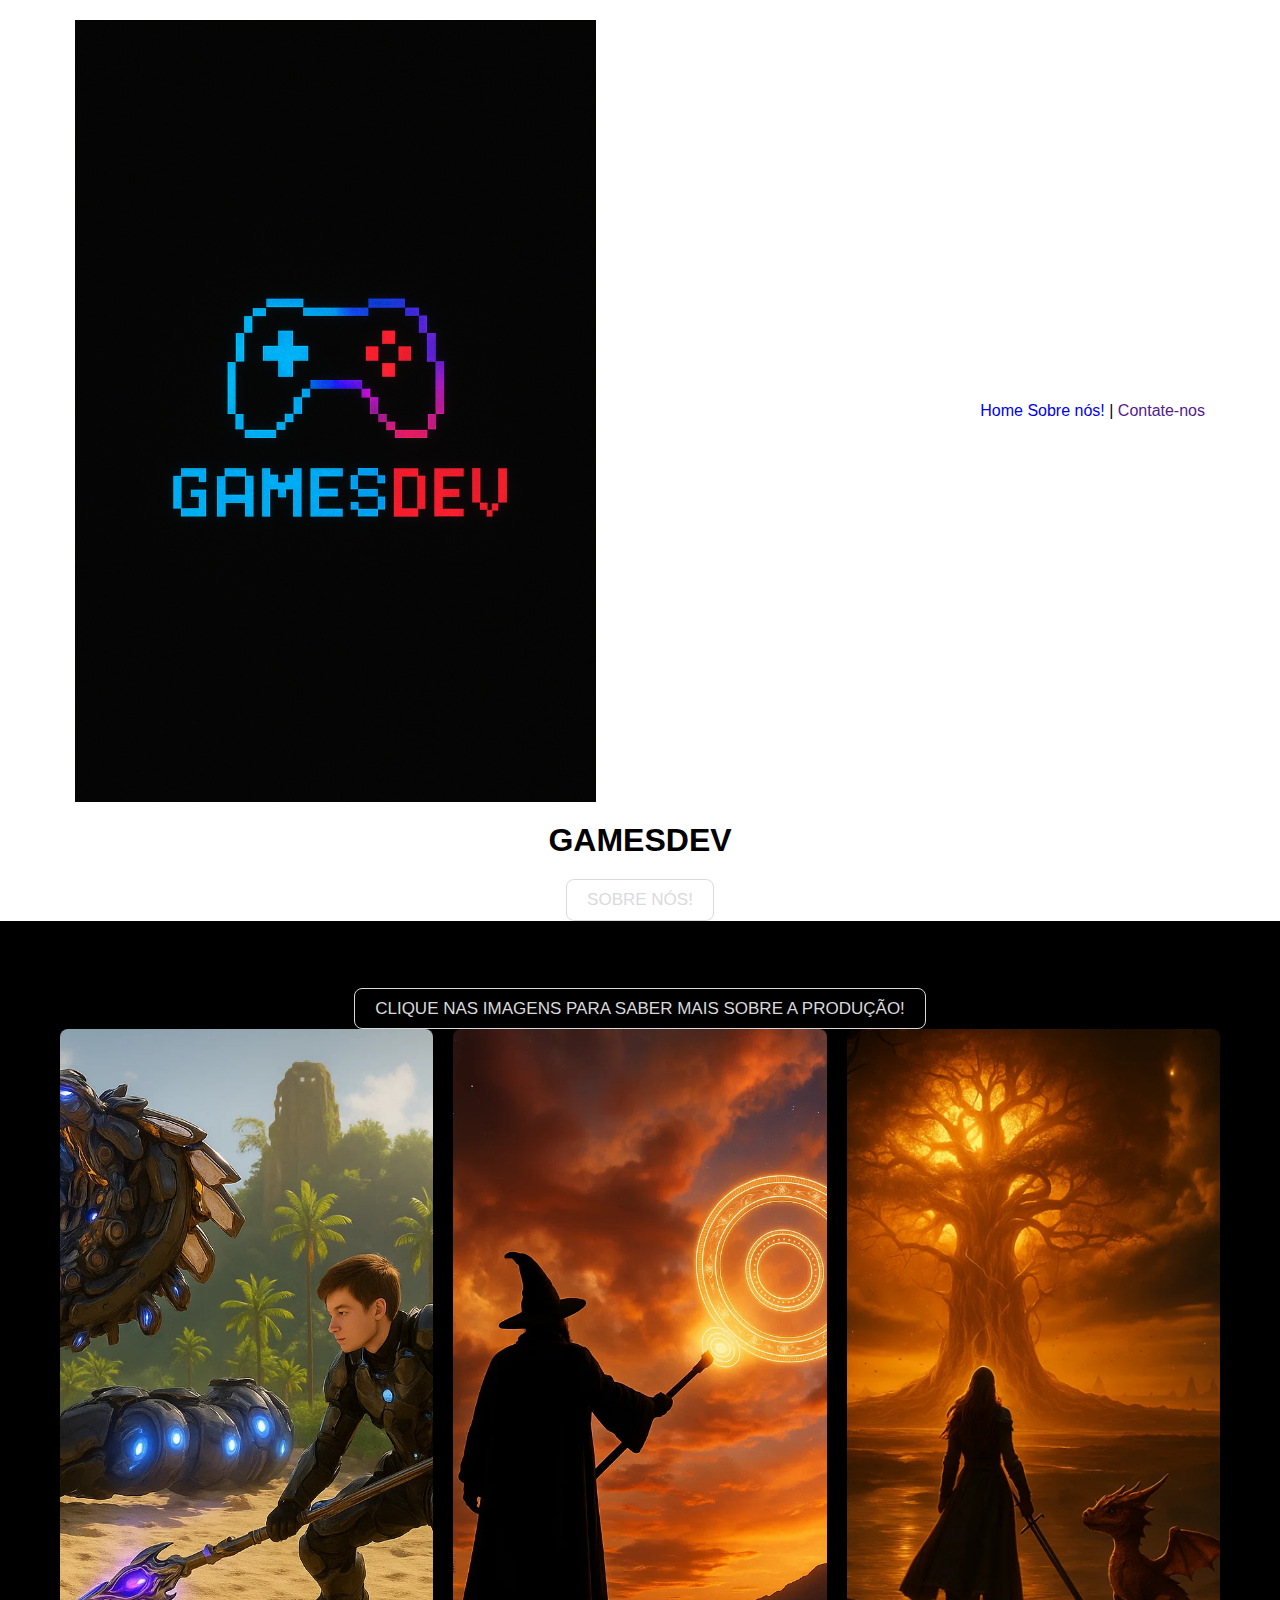
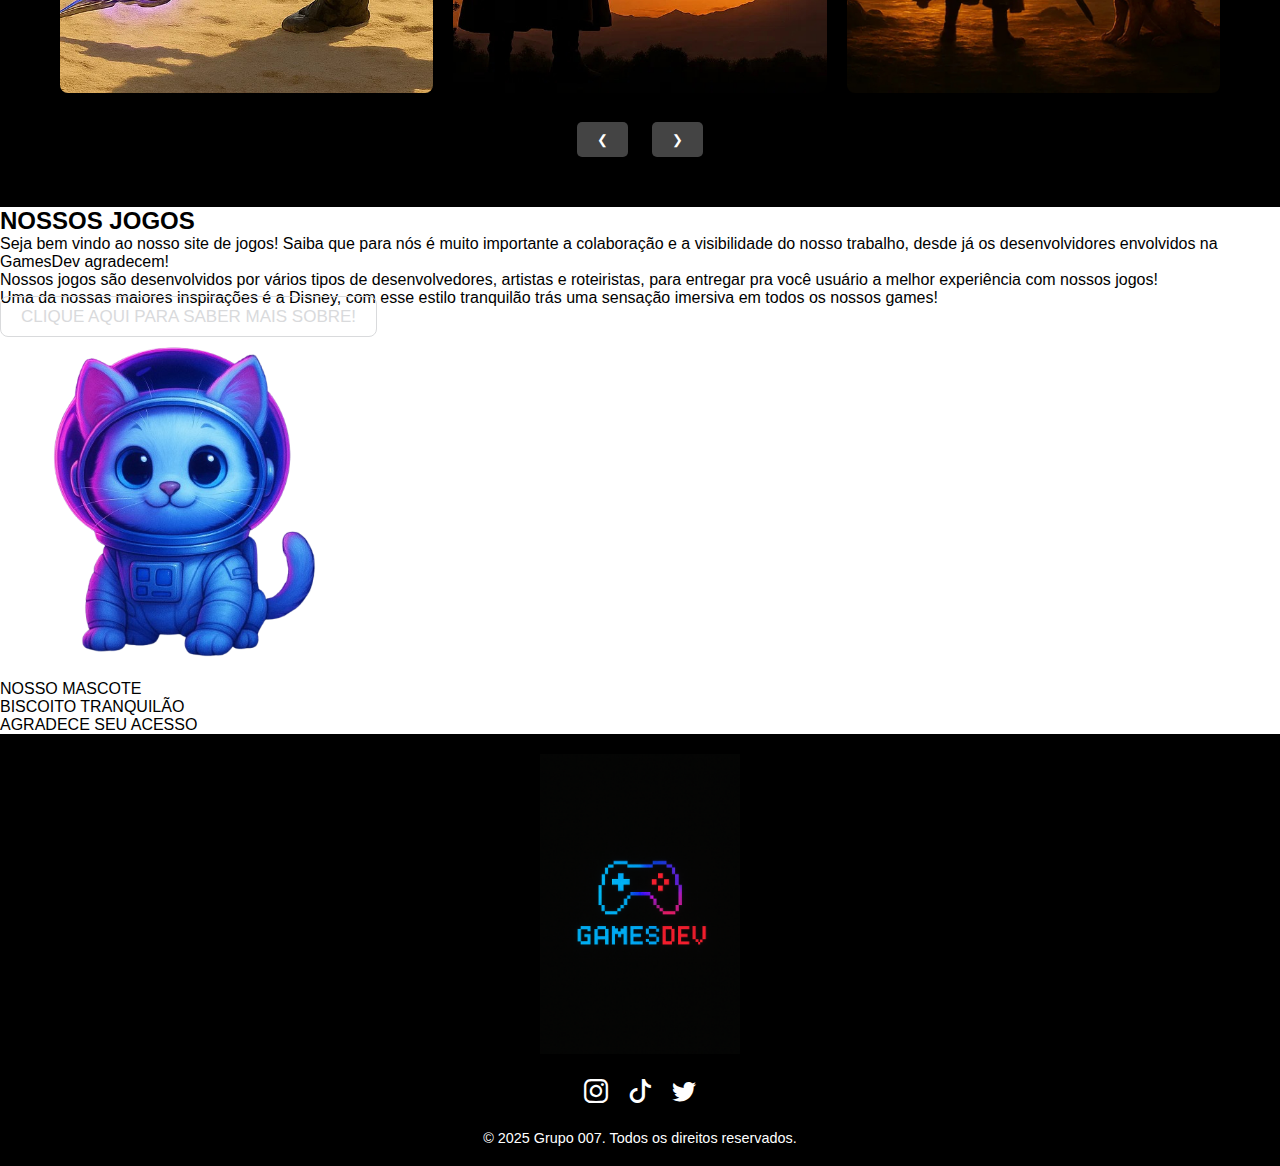
<file: index.html>
<!DOCTYPE html>
<html lang="pt-br">
<head>
  <meta charset="UTF-8">
  <meta name="viewport" content="width=device-width, initial-scale=1.0" />
  <title>GamesDev</title>
  <link rel="stylesheet" href="/styles/styles_Home.css">
  <link rel="stylesheet" href="https://cdn.jsdelivr.net/npm/bootstrap-icons@1.11.3/font/bootstrap-icons.css">
  <link rel="icon" href="img/logo.png">
</head>
<body>

  <!-- HEADER -->
  <header class="bg-header">
    <div class="container">
      <img class="logo" src="/img/logo.png" alt="logo" />
      <nav class="nav">
        <a href="index.html">Home</a>
        <a href="sobre.html">Sobre nós!</a>
        <span>|</span>
        <a class="links" href="">Contate-nos</a>
      </nav>
    </div>
  </header>

  <!-- SEÇÃO PRINCIPAL (PARALLAX) -->
  <section id="topo" class="imagem1">
    <div class="textos-container">
      <h1 class="textos">GAMESDEV</h1> <!-- Título principal da página -->
      <a class="botao" href="">Sobre Nós!</a>
    </div>
  </section>

  <!-- GALERIA DE JOGOS -->
  <section class="galeria">
    <h2 class="galeria-logo">Nossas Produções!</h2>
    <p><a class="botao" href="">Clique nas imagens para saber mais sobre a produção!</a></p>

    <div class="galeria-container">
      <div class="carousel-wrapper">
        <div class="carousel-track">
          <!-- Cada "div" abaixo poderia ser um <figure> com <figcaption> se tivesse descrição -->
          <div class="carousel-slide"><a href="./horizonte.html"><img class="carousel-img" src="./img/Jogo 01.jpg" alt="jogo 1" /></a></div>
          <div class="carousel-slide"><a href="./seculoxv.html"><img class="carousel-img" src="./img/Jogo 02.jpg" alt="jogo 2" /></a></div>
          <div class="carousel-slide"><a href="./dragons-ring.html"><img class="carousel-img" src="./img/Jogo 03.jpg" alt="jogo 3" /></a></div>
          <div class="carousel-slide"><a href="./cinzas-amanha.html"><img class="carousel-img" src="./img/Jogo 5.jpg" alt="jogo 5" /></a></div>
          <div class="carousel-slide"><a href="./acordes.html"><img class="carousel-img" src="./img/Jogo 6.jpg" alt="jogo 6" /></a></div>
          <div class="carousel-slide"><a href="./trotetes.html"><img class="carousel-img" src="./img/jogo 7.jpg" alt="jogo 7" /></a></div>
        </div>
      </div>
    </div>

    <div class="carousel-controls">
      <button class="carousel-button" id="prevBtn">&#10094;</button>
      <button class="carousel-button" id="nextBtn">&#10095;</button>
    </div>
  </section>

  <!-- SEÇÃO SOBRE NÓS -->
  <section class="about-fullscreen">
    <div class="about-container">
      <div class="about-text">
        <h2>NOSSOS JOGOS</h2>
        <p>
          Seja bem vindo ao nosso site de jogos! Saiba que para nós é muito importante a colaboração e a visibilidade do nosso trabalho, desde já os desenvolvidores envolvidos na GamesDev agradecem!<br> Nossos jogos são desenvolvidos por vários tipos de desenvolvedores, artistas e roteiristas, para entregar pra você usuário a melhor experiência com nossos jogos! <br> Uma da nossas maiores inspirações é a Disney, com esse estilo tranquilão trás uma sensação imersiva em todos os nossos games!
        </p>
        <p><a class="botao" href="sobre">Clique aqui para saber mais sobre!</a></p>
      </div>

      <figure class="rounded-image-box animate-scroll-effect">
        <img src="/img/gato_astronauta.png" alt="Gato astronauta fofo">
        <figcaption class="caption">NOSSO MASCOTE<br>BISCOITO TRANQUILÃO<br>AGRADECE SEU ACESSO</figcaption>
      </figure>
    </div>
  </section>
    <!-- FOOTER -->
<footer class="footer">
  <div class="footer__container">
    <img class="footer__logo" src="/img/logo.png" alt="Logo do GamesDev">

    <nav class="footer__social" aria-label="Redes sociais">
      <ul class="footer__icons">
        <li class="footer__icon">
          <a href="#" aria-label="Instagram"><i class="bi bi-instagram"></i></a>
        </li>
        <li class="footer__icon">
          <a href="#" aria-label="TikTok"><i class="bi bi-tiktok"></i></a>
        </li>
        <li class="footer__icon">
          <a href="#" aria-label="Twitter"><i class="bi bi-twitter"></i></a>
        </li>
      </ul>
    </nav>

    <p class="footer__rights">© 2025 Grupo 007. Todos os direitos reservados.</p>
  </div>
</footer>



  <!-- SCRIPTS -->
  <script src="/scripts/movimento.js"></script>
  <script src="/scripts/home.js"></script>
  <script src="/scripts/carousel.js"></script>
</body>
</html>
</file>
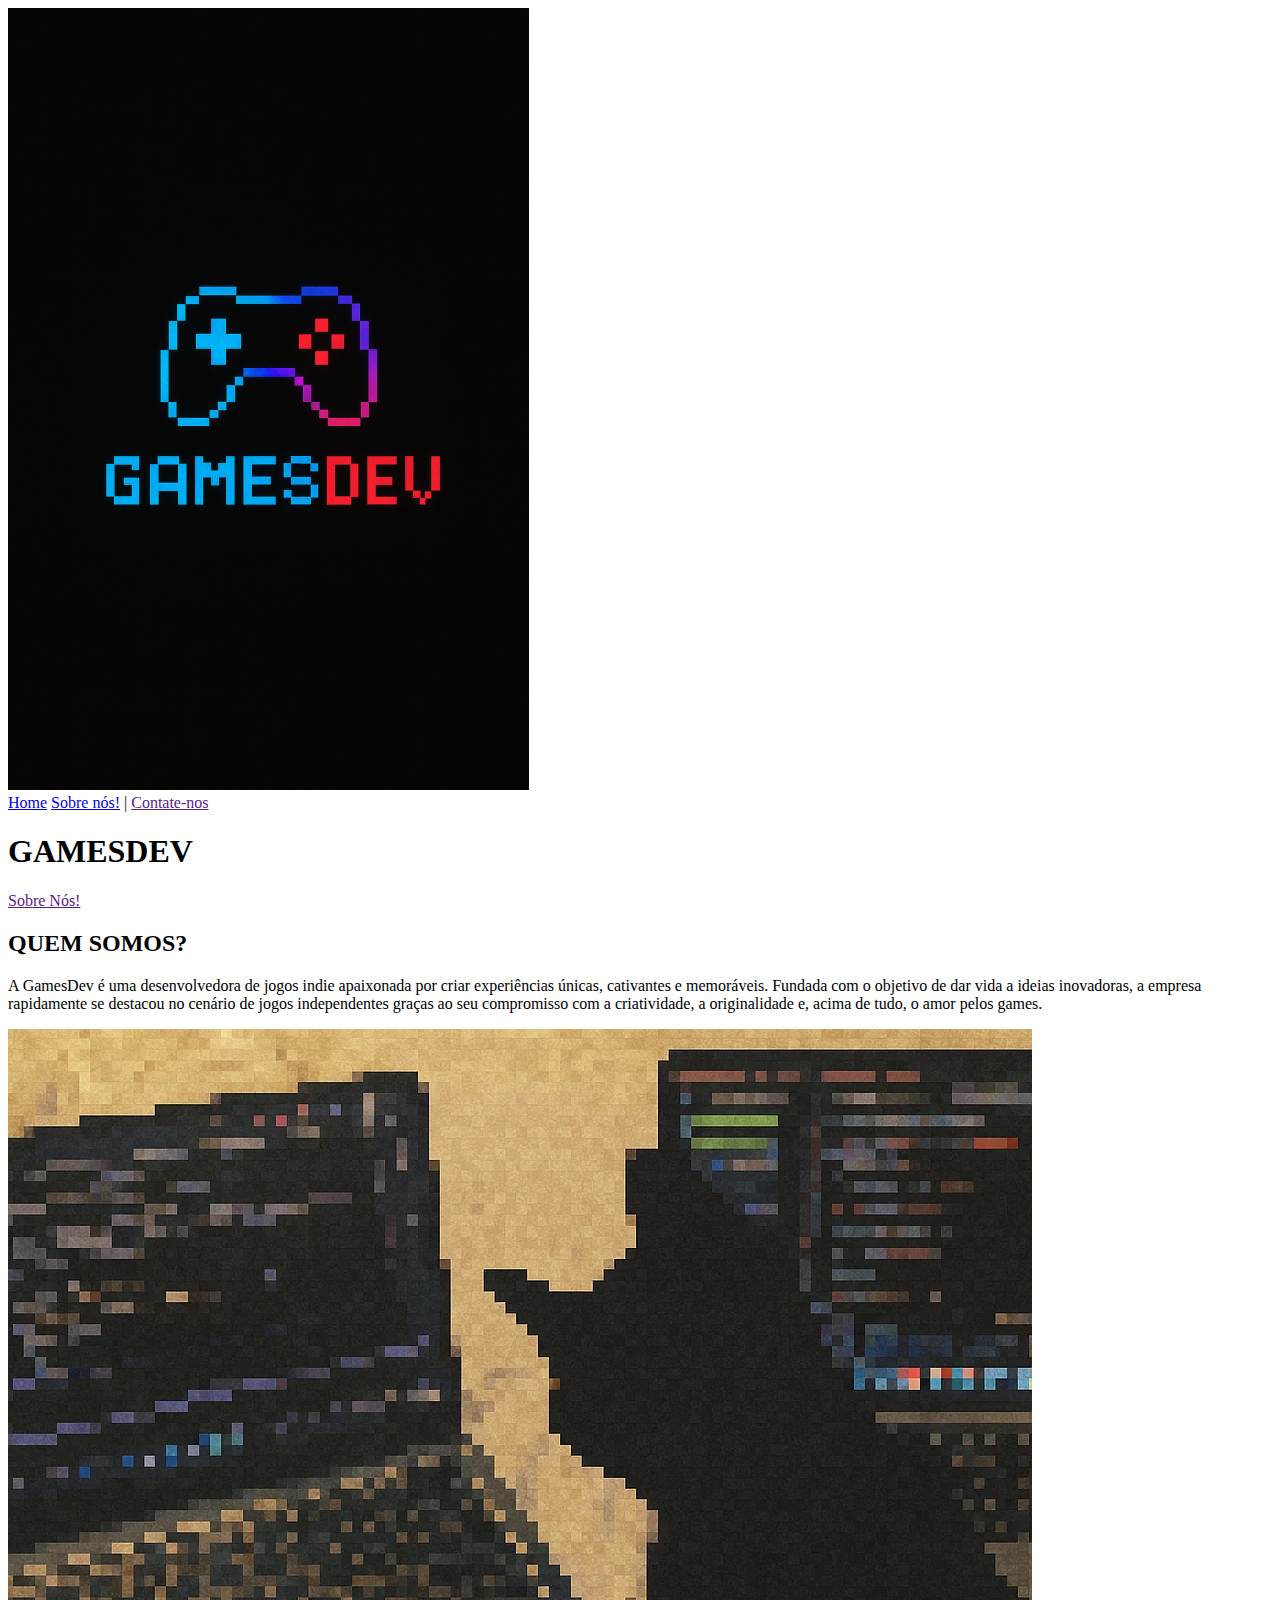
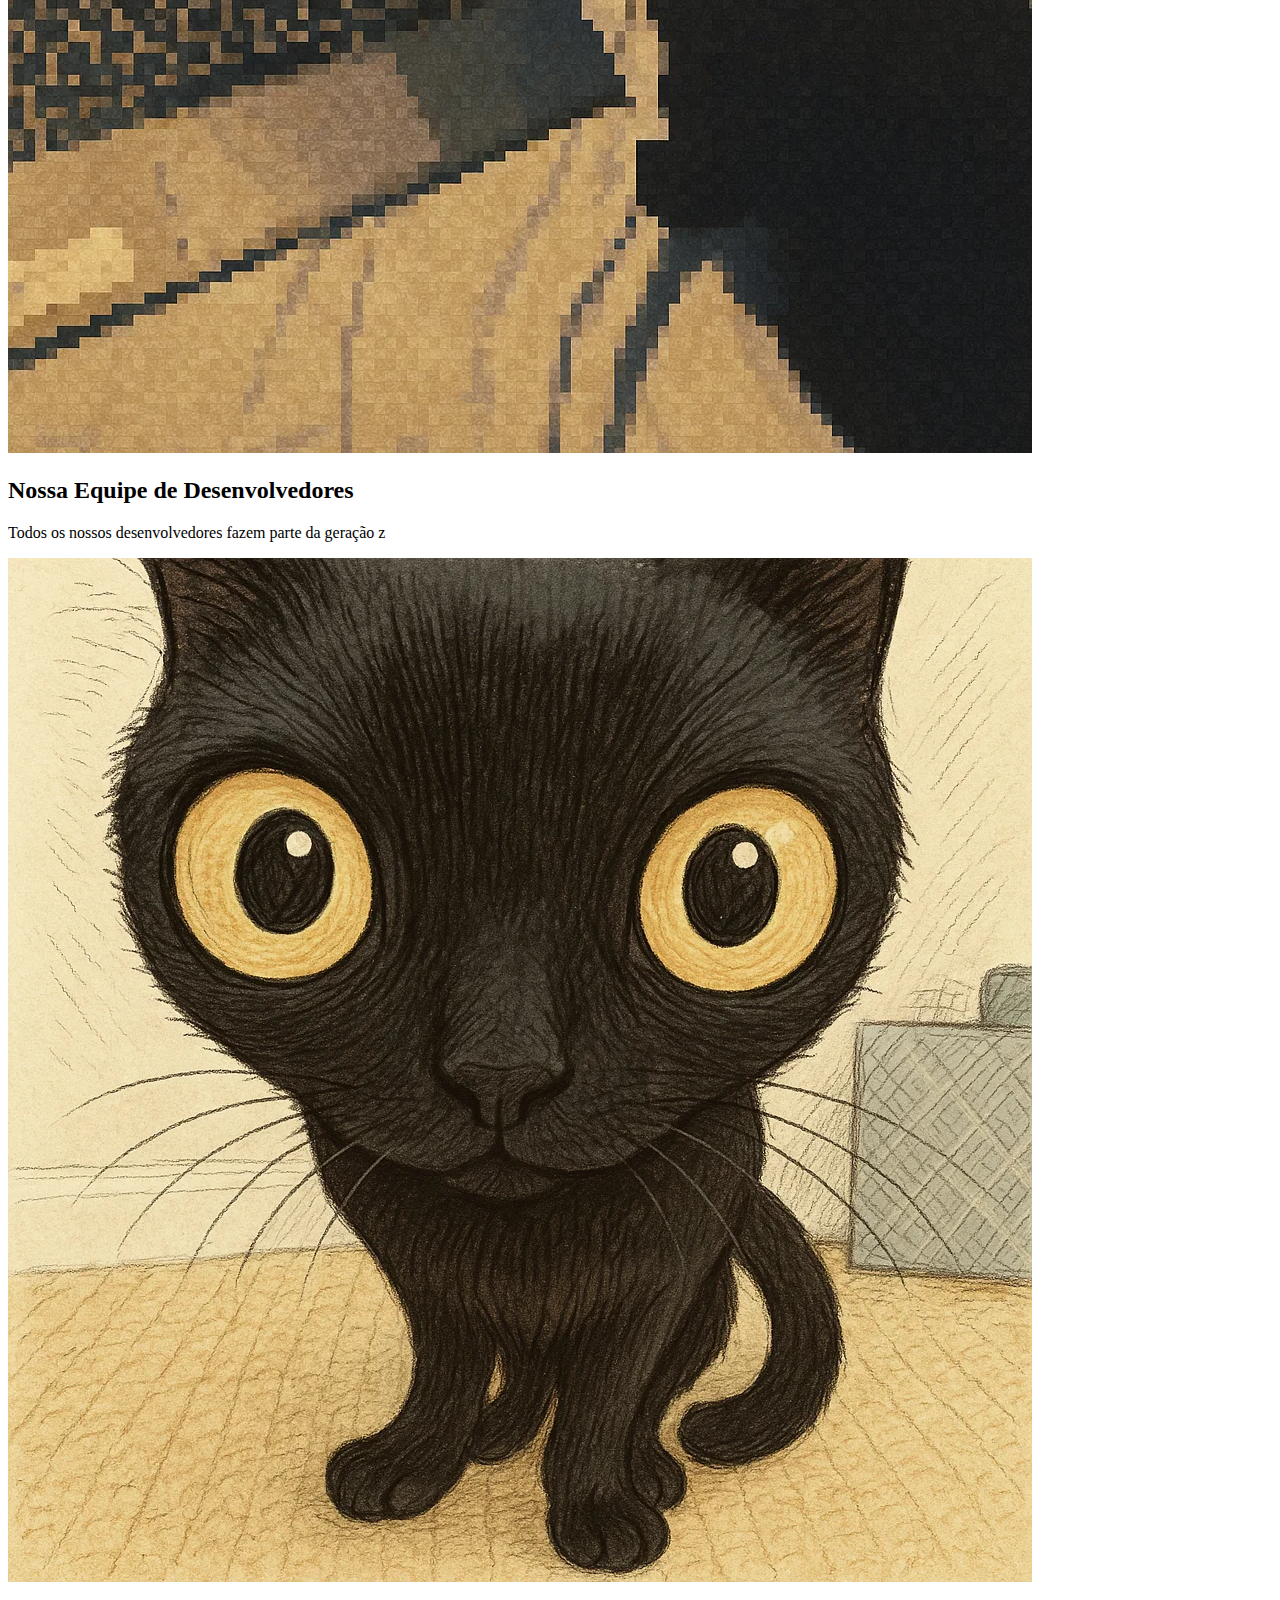
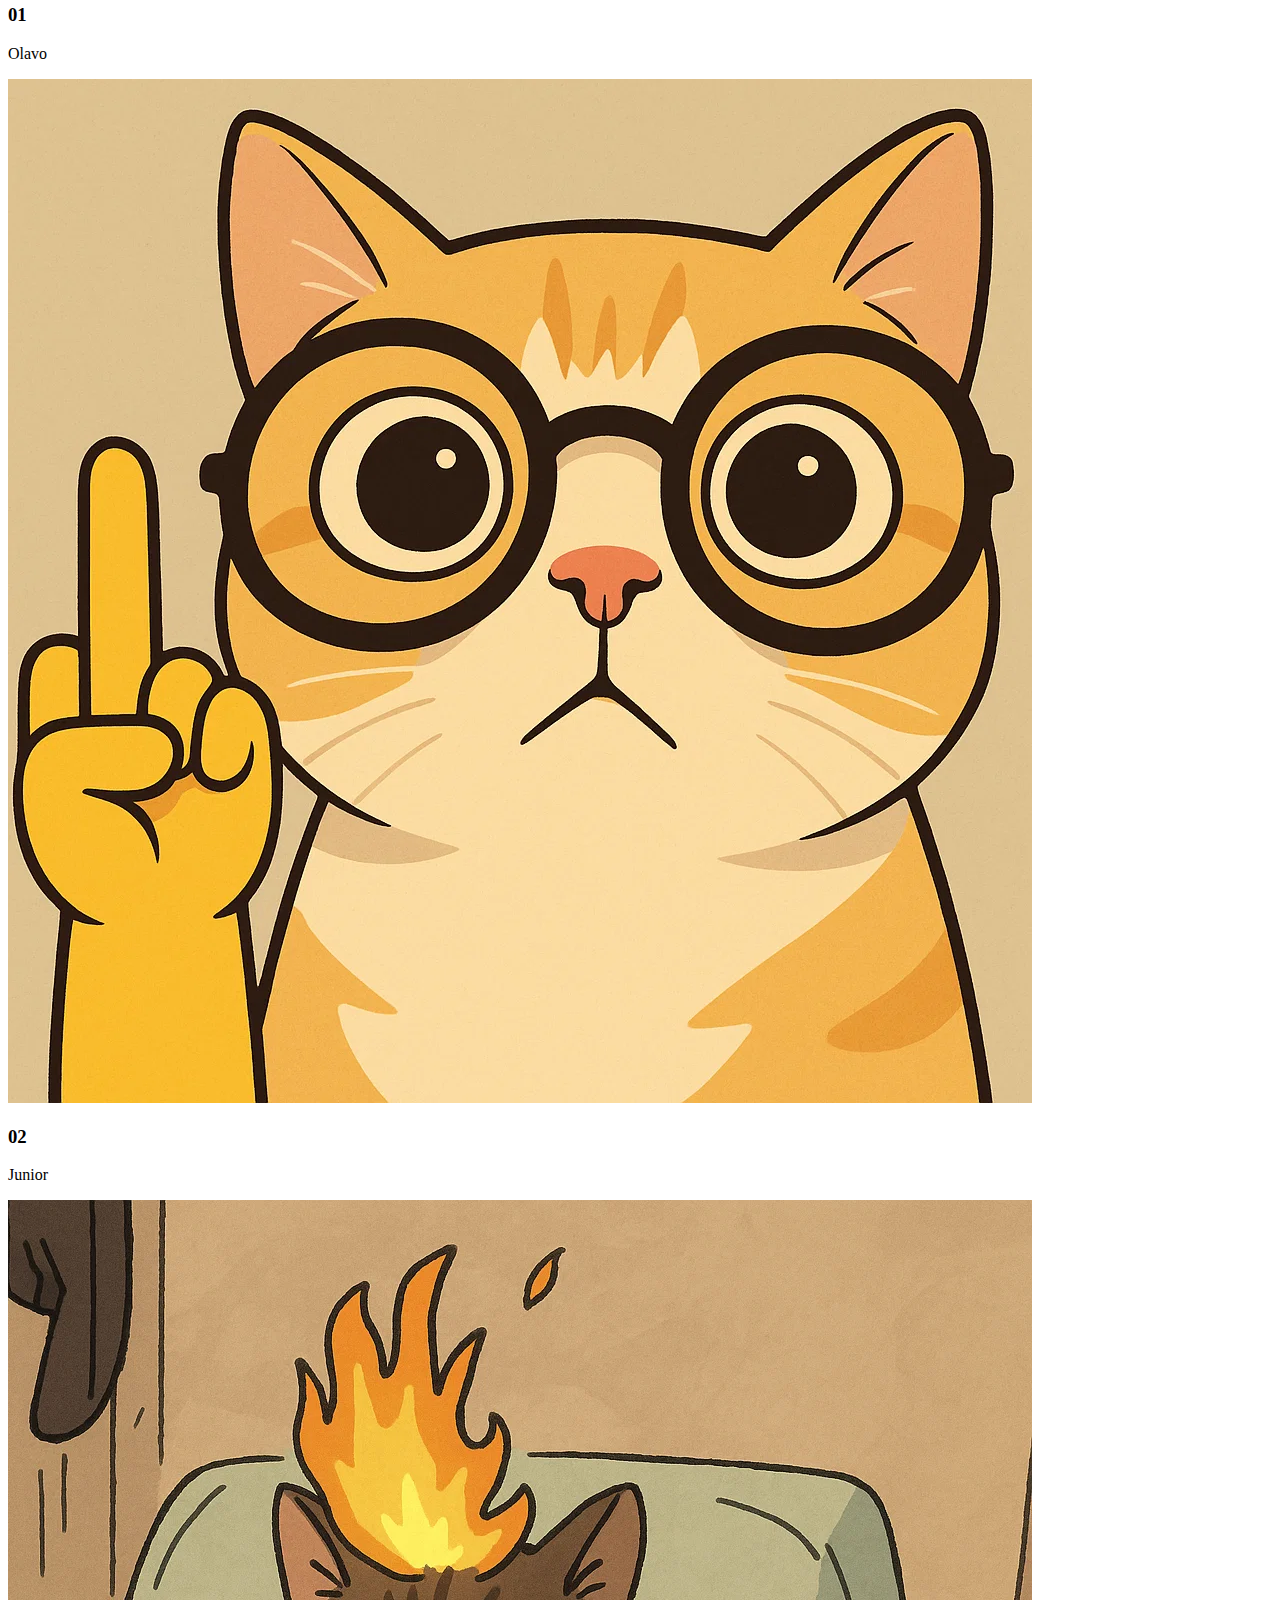
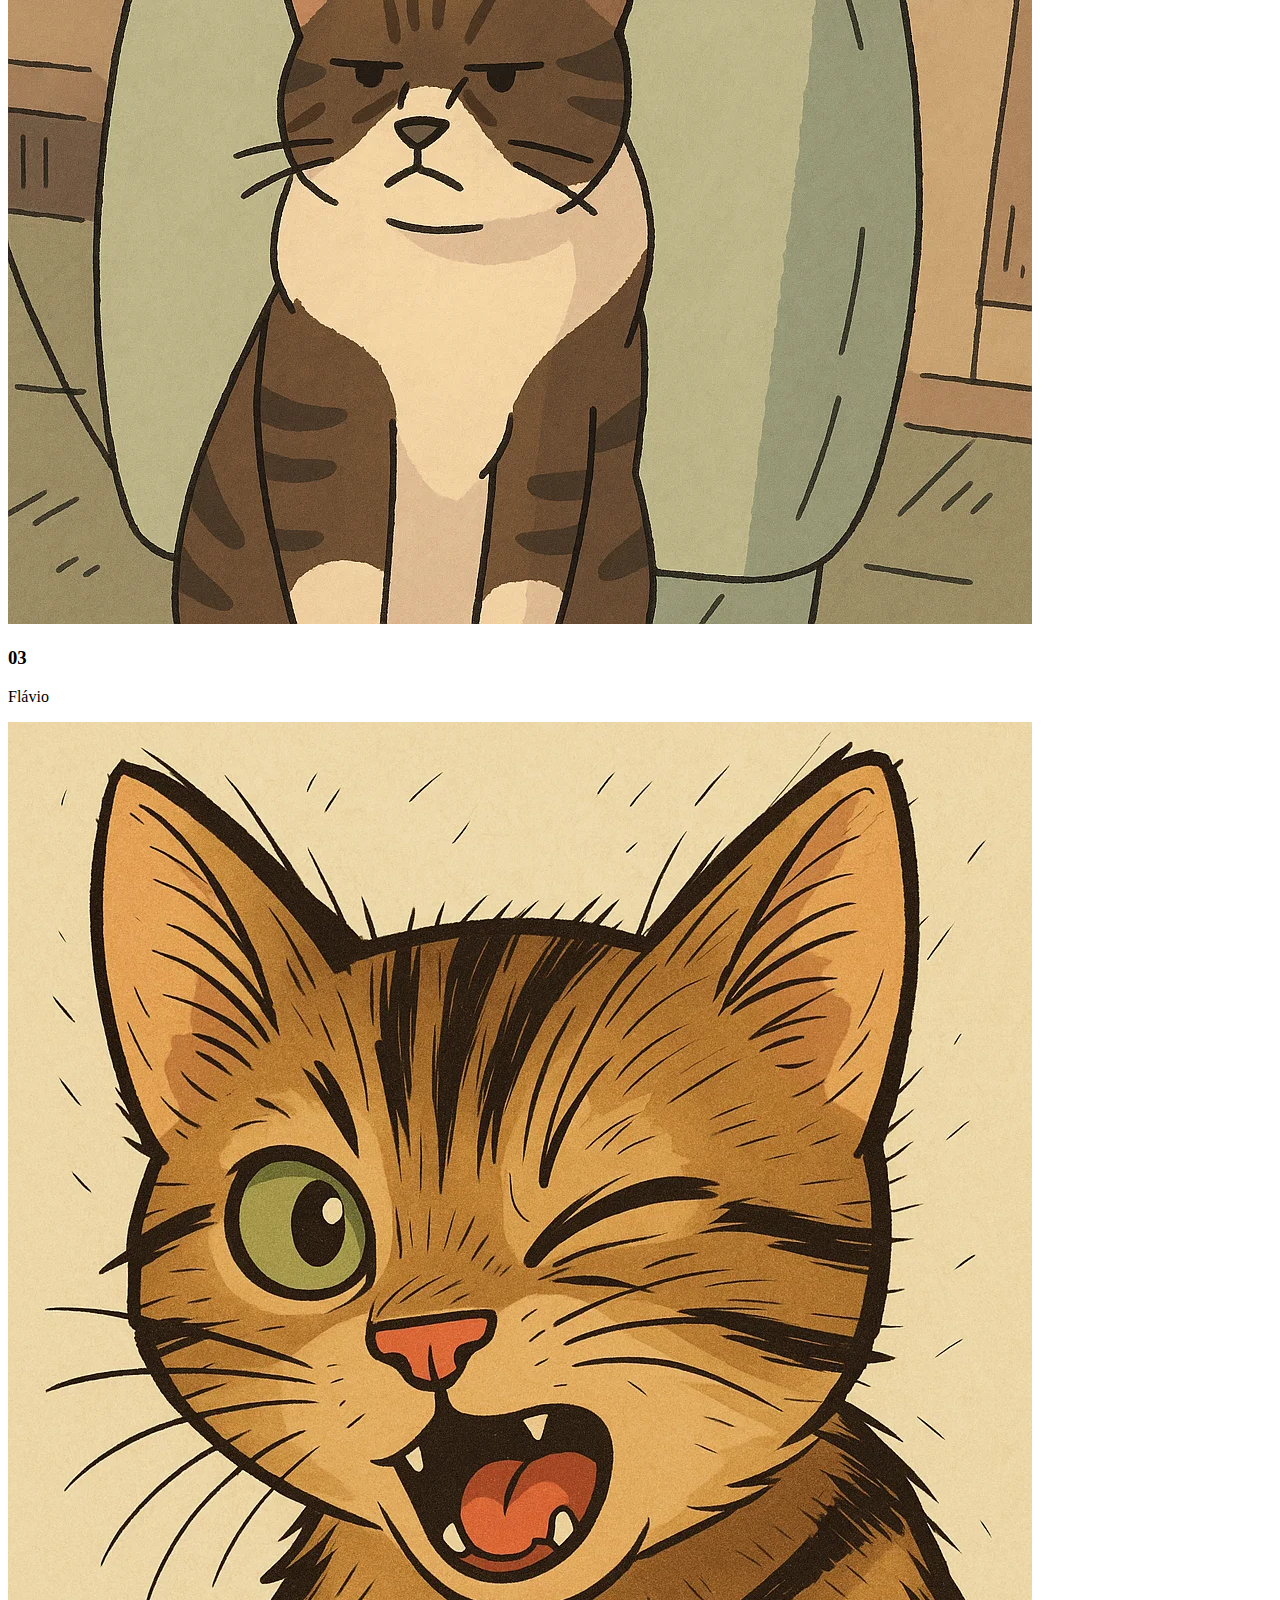
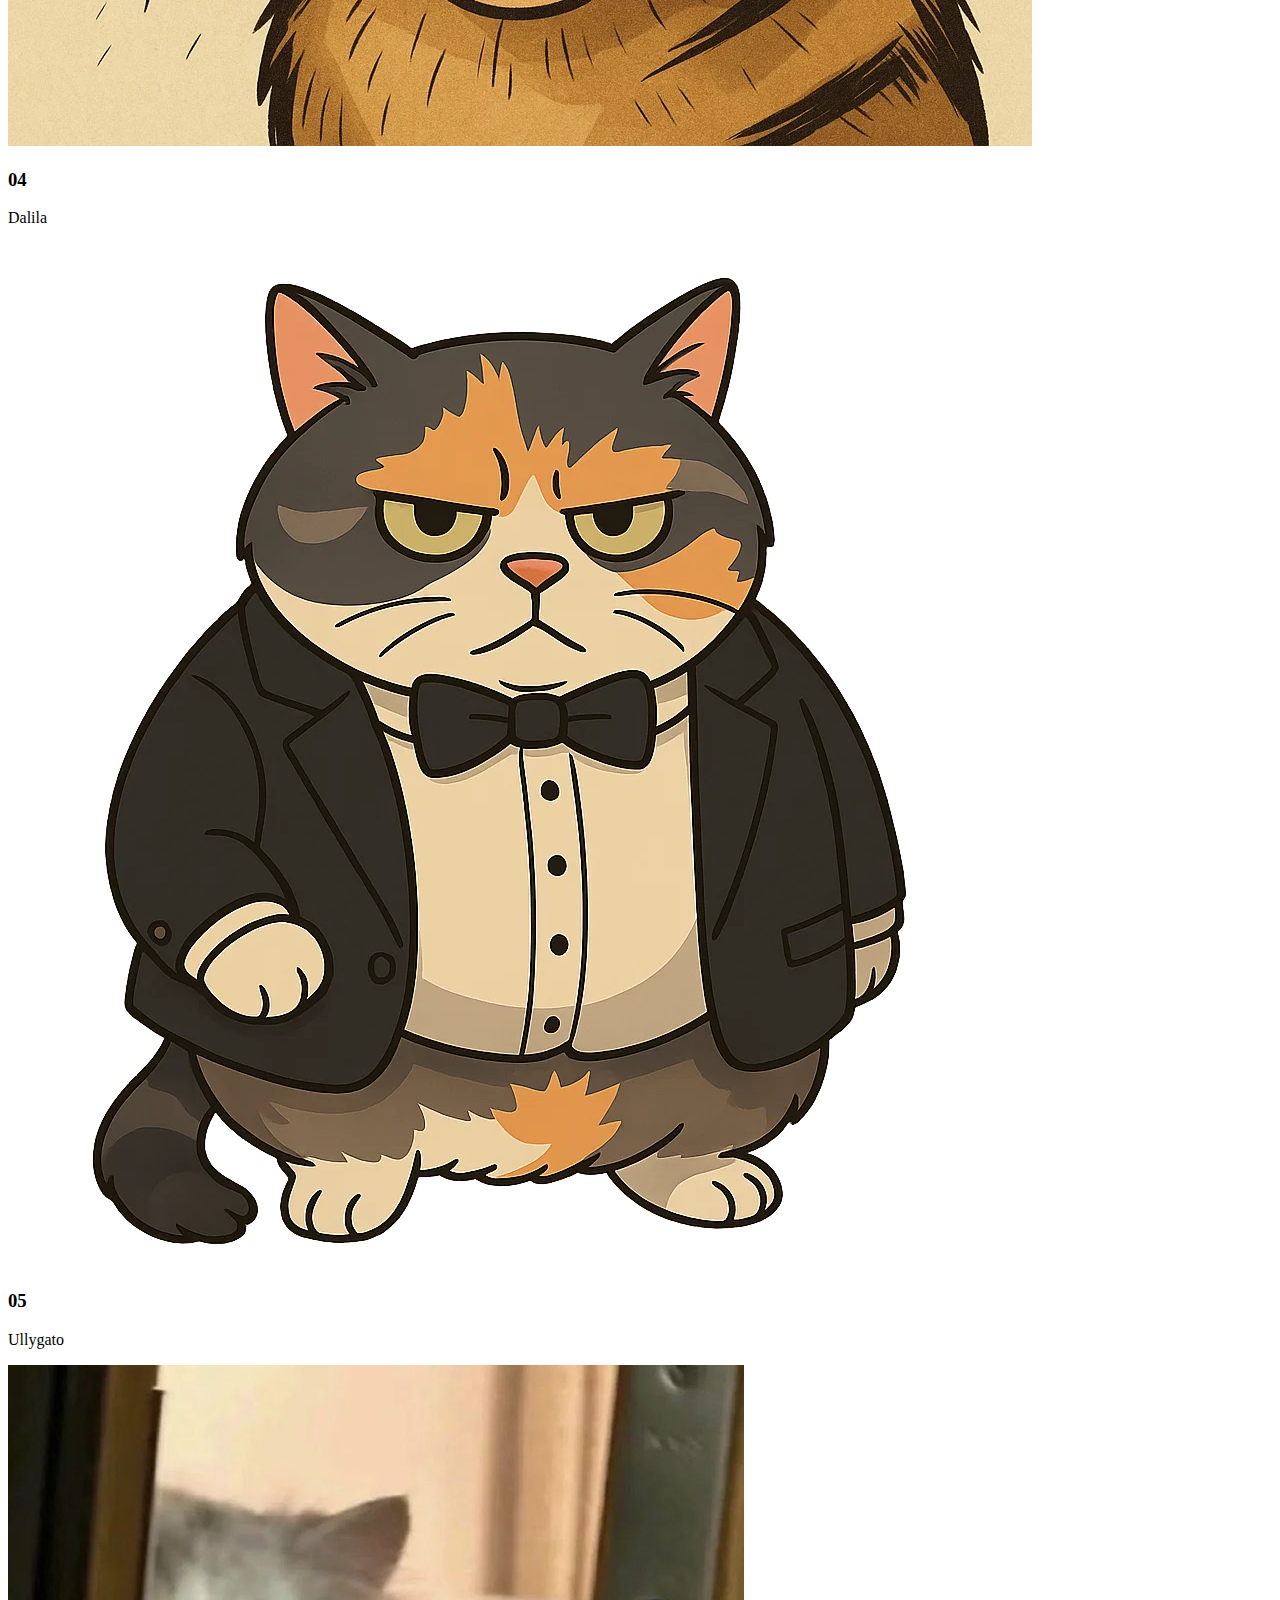
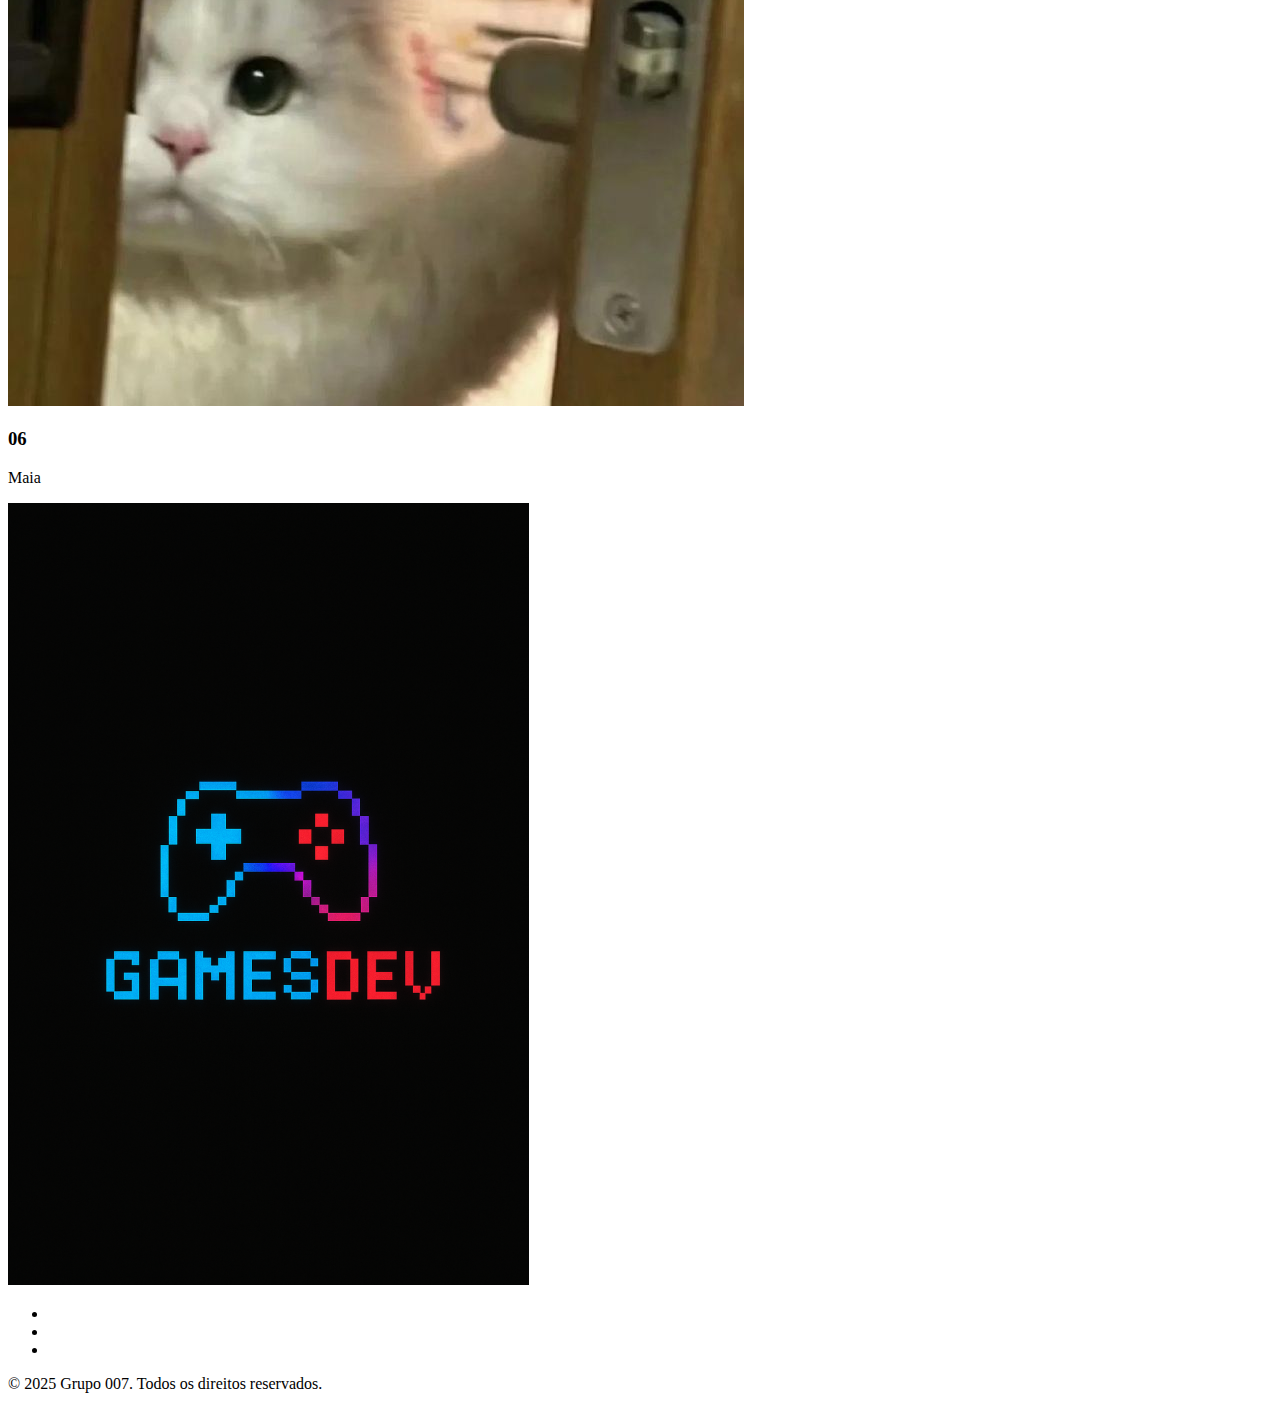
<file: sobre.html>
<!DOCTYPE html>
<html lang="en">
<head>
  <meta charset="UTF-8" />
  <meta name="viewport" content="width=device-width, initial-scale=1.0" />
  <link rel="stylesheet" href="/styles/styles_Sobre.css" />
  <link rel="icon" href="img/logo.png">
  <title>Document</title>
</head>
<body>
  <!-- HEADER -->
  <header class="bg-header">
    <div class="container">
      <img class="logo" src="/img/logo.png" alt="logo" />
      <nav class="nav">
        <a href="index.html">Home</a>
        <a href="sobre.html">Sobre nós!</a>
        <span>|</span>
        <a class="links" href="">Contate-nos</a>
      </nav>
    </div>
  </header>

  <!-- SEÇÃO PRINCIPAL -->
  <section id="topo" class="imagem1">
    <div class="textos-container">
      <h1 class="textos">GAMESDEV</h1> <!-- Título principal da página -->
      <a class="botao" href="">Sobre Nós!</a>
    </div>
  </section>

  <!-- QUEM SOMOS -->
  <section class="about-fullscreen ">
    <div class="about-container">
      <div class="about-text animate-scroll-effect">
      <h2>QUEM SOMOS?</h2>
      <p>
        A GamesDev é uma desenvolvedora de jogos indie apaixonada por criar experiências únicas, cativantes e memoráveis. Fundada com o objetivo de dar vida a ideias inovadoras, a empresa rapidamente se destacou no cenário de jogos independentes graças ao seu compromisso com a criatividade, a originalidade e, acima de tudo, o amor pelos games.
      </p>
    </div>

    <div class="about-image">
      <img src="/img/gatinho_programador.jpg" alt="Gato programador" />
    </div>
  </div>
</section>

  <!-- PRINCIPAIS DESENVOLVEDORES -->
  <section class="desenvolvedores">
  <h2 class="titulo">Nossa Equipe de Desenvolvedores</h2>
  <p class="titulo">Todos os nossos desenvolvedores fazem parte da geração z</p>

  <div class="desenvolvedores__wrapper">
    <article class="dev-card active">
      <img src="img/dev1.jpg" alt="Foto do Olavo">
      <div class="overlay">
        <h3>01</h3>
        <p>Olavo</p>
      </div>
    </article>

    <article class="dev-card">
      <img src="img/dev2.jpg" alt="Foto do Junior">
      <div class="overlay">
        <h3>02</h3>
        <p>Junior</p>
      </div>
    </article>

    <article class="dev-card">
      <img src="img/dev3.jpg" alt="Foto do Flávio">
      <div class="overlay">
        <h3>03</h3>
        <p>Flávio</p>
      </div>
    </article>

    <article class="dev-card">
      <img src="img/dev4.jpg" alt="Foto da Dalila">
      <div class="overlay">
        <h3>04</h3>
        <p>Dalila</p>
      </div>
    </article>

    <article class="dev-card">
      <img src="img/dev5.jpg" alt="Foto da Jessica">
      <div class="overlay">
        <h3>05</h3>
        <p>Ullygato</p>
      </div>
    </article>

    <article class="dev-card">
      <img src="img/dev6.jpg" alt="Foto da Maia">
      <div class="overlay">
        <h3>06</h3>
        <p>Maia</p>
      </div>
    </article>
  </div>
</section>

  <!-- FOOTER -->
<footer class="footer">
  <div class="footer__container">
    <img class="footer__logo" src="/img/logo.png" alt="Logo do GamesDev">

    <nav class="footer__social" aria-label="Redes sociais">
      <ul class="footer__icons">
        <li class="footer__icon">
          <a href="#" aria-label="Instagram"><i class="bi bi-instagram"></i></a>
        </li>
        <li class="footer__icon">
          <a href="#" aria-label="TikTok"><i class="bi bi-tiktok"></i></a>
        </li>
        <li class="footer__icon">
          <a href="#" aria-label="Twitter"><i class="bi bi-twitter"></i></a>
        </li>
      </ul>
    </nav>

    <p class="footer__rights">© 2025 Grupo 007. Todos os direitos reservados.</p>
  </div>
</footer>

  <script src="/scripts/movimento.js"></script>
  <script src="/scripts/devs.js"></script>
</body>
</html>
</file>
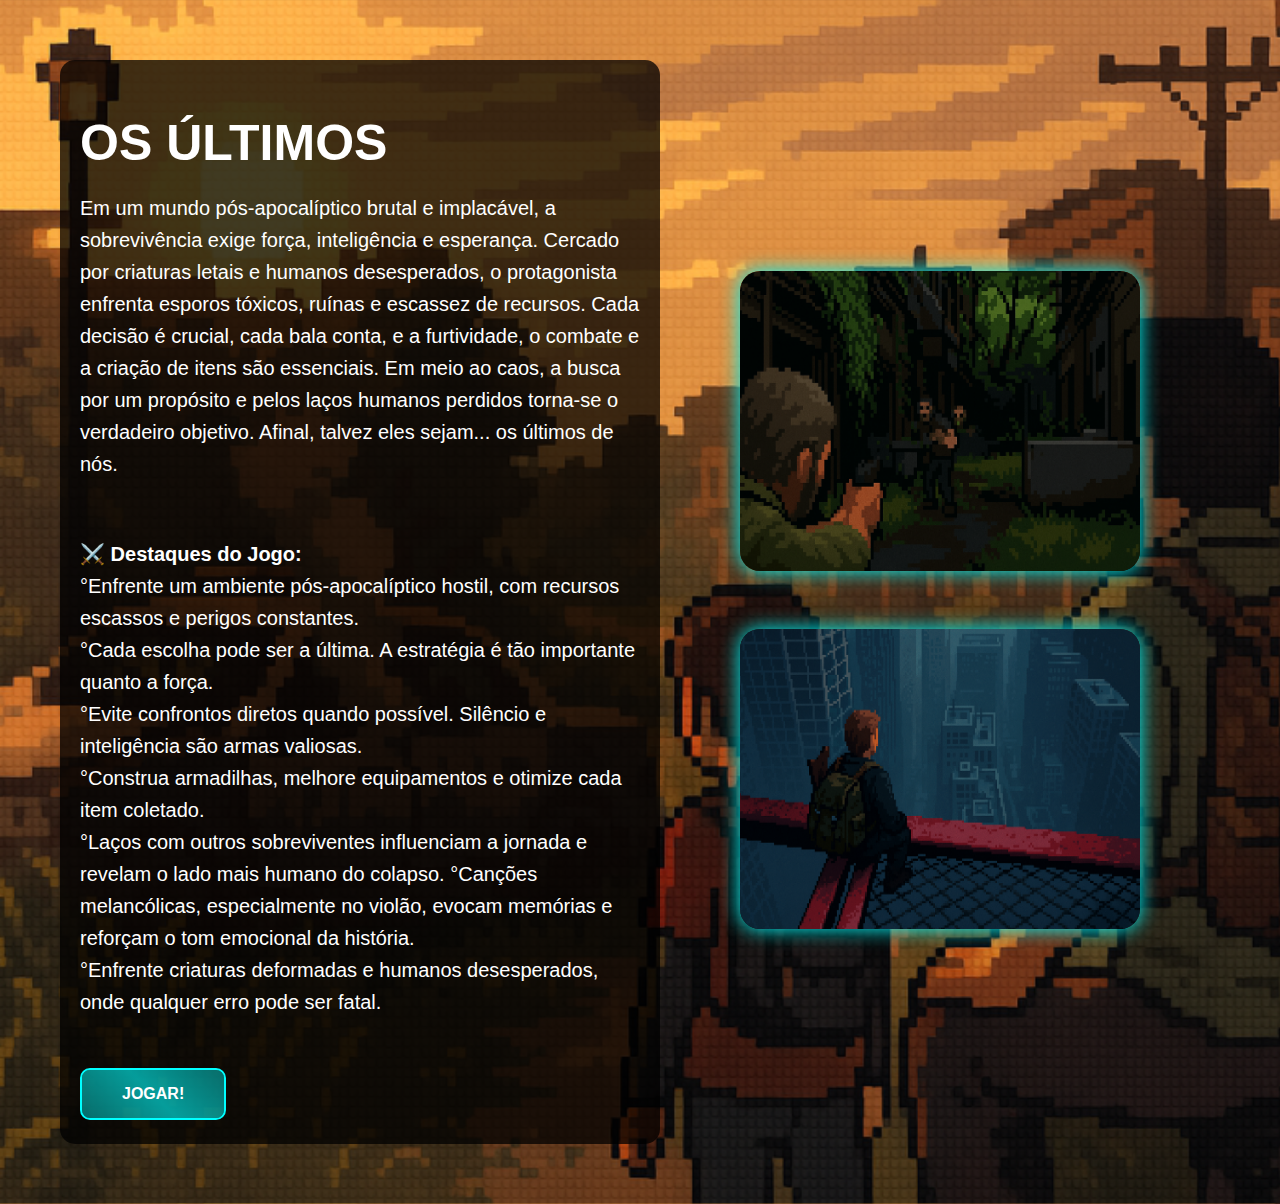
<file: paginas-jogo/inform_jg5.html>
<!DOCTYPE html>
<html lang="pt-br">
<head>
  <meta charset="UTF-8">
  <title>Os Últimos</title>
  <link rel="icon" type="image/png" href="/img/favicon/pontlan.png">
  <link rel="stylesheet" href="/styles/informjg/jogo5.css">
</head>
<body>

  <div class="container">
    <div class="texto-esquerda">
      <h1>OS ÚLTIMOS</h1>
      <p>
        Em um mundo pós-apocalíptico brutal e implacável, a sobrevivência exige força, inteligência e esperança. Cercado por criaturas letais e humanos desesperados, o protagonista enfrenta esporos tóxicos, ruínas e escassez de recursos. 
        Cada decisão é crucial, cada bala conta, e a furtividade, o combate e a criação de itens são essenciais. Em meio ao caos, a busca por um propósito e pelos laços humanos perdidos torna-se o verdadeiro objetivo. Afinal, talvez eles sejam... os últimos de nós.
      </p>
      <br>
      <p>
        ⚔️ <strong>Destaques do Jogo:</strong><br>
        °Enfrente um ambiente pós-apocalíptico hostil, com recursos escassos e perigos constantes.<br>
        °Cada escolha pode ser a última. A estratégia é tão importante quanto a força.<br>
        °Evite confrontos diretos quando possível. Silêncio e inteligência são armas valiosas.<br>
        °Construa armadilhas, melhore equipamentos e otimize cada item coletado.<br>
        °Laços com outros sobreviventes influenciam a jornada e revelam o lado mais humano do colapso.
        °Canções melancólicas, especialmente no violão, evocam memórias e reforçam o tom emocional da história.<br>
        °Enfrente criaturas deformadas e humanos desesperados, onde qualquer erro pode ser fatal.
      </p>
      <a class="botao-neon" href="#">
        <span>Jogar!</span>
      </a>
    </div>

    <div class="imagem-direita">
      <img src="/img/referenciajg/img1_jg5.png" alt="Imagem 2 do Jogo Horizont" style="width: 400px; height: 300px;">
      <br>
      <br>
      <br>
      <br>
      <img src="/img/referenciajg/img2_jg5.png" alt="Imagem 3 do Jogo Horizont"  style="width: 400px; height: 300px;">
    </div>
  </div>

</body>
</html>
</file>
<file: styles/styles_Home.css>
/* */
@import url('https://fonts.googleapis.com/css2?family=Oswald:wght@500&display=swap');
@import url('./layout/posicionamento.css');
@import url('/styles/layout/botoesetxt.css');
@import url('./home/about.css');
@import url('./home/carousel.css');
@import url('./home/galeria.css');
@import url('./home/paralax.css');
@import url('./layout/footer.css');
@import url('./layout/header.css');
* {
  margin: 0;
  padding: 0;
  border: 0;
  outline: 0;
  text-decoration: none;
  list-style: none;
  box-sizing: border-box;
}

body {
  font-family: Arial, Helvetica, sans-serif;
}
</file>
<file: styles/styles_Sobre.css>

</file>
<file: styles/informjg/jogo5.css>
body {
  margin: 0;
  padding: 0;
  font-family: 'Comic Sans MS', cursive, sans-serif;
  background-image: url("../../img/fundo/fundo_OUDN.png");
  color: white;
  background-size: cover;
  background-position: center;
  z-index: -1; /* Fica lá atrás */
 
}
  

/* Container principal */
.container {
  display: flex;
  justify-content: space-between;
  align-items: center;
  padding: 60px;
  min-height: 100vh;
}

/* Texto da esquerda */
.texto-esquerda {
  flex: 1;
  padding: 20px;
  max-width: 50%;
  background-color: rgba(0, 0, 0, 0.75);
  border-radius: 15px;
}

.texto-esquerda h1 {
  font-size: 50px;
  margin-bottom: 20px;
}

.texto-esquerda p {
  font-size: 20px;
  line-height: 1.6;
}

/* Imagem da direita */
.imagem-direita {
  flex: 1;
  text-align: center;
}

.imagem-direita img {
  width: 400px;
  height: auto;
  border-radius: 20px;
  box-shadow: 0 0 20px #0ff;
}

.descricao-imagem {
  margin-top: 20px;
  font-size: 20px;
  font-weight: bold;
}

/* Botão neon */
.botao-neon {
  margin-top: 30px;
  display: inline-block;
  padding: 15px 40px;
  color: #fff;
  text-transform: uppercase;
  font-weight: bold;
  border: 2px solid #0ff;
  border-radius: 10px;
  text-decoration: none;
  position: relative;
  z-index: 1;
  overflow: hidden;
  transition: 0.3s ease-in-out;
}

.botao-neon::before {
  content: '';
  position: absolute;
  top: -100%;
  left: -100%;
  width: 300%;
  height: 300%;
  background: linear-gradient(45deg, transparent, #0ff, transparent);
  animation: brilho 2s linear infinite;
  z-index: 0;
  opacity: 0.6;
}

.botao-neon span {
  position: relative;
  z-index: 2;
}

@keyframes brilho {
  0% { transform: translate(0, 0); }
  100% { transform: translate(100%, 100%); }
}
</file>
